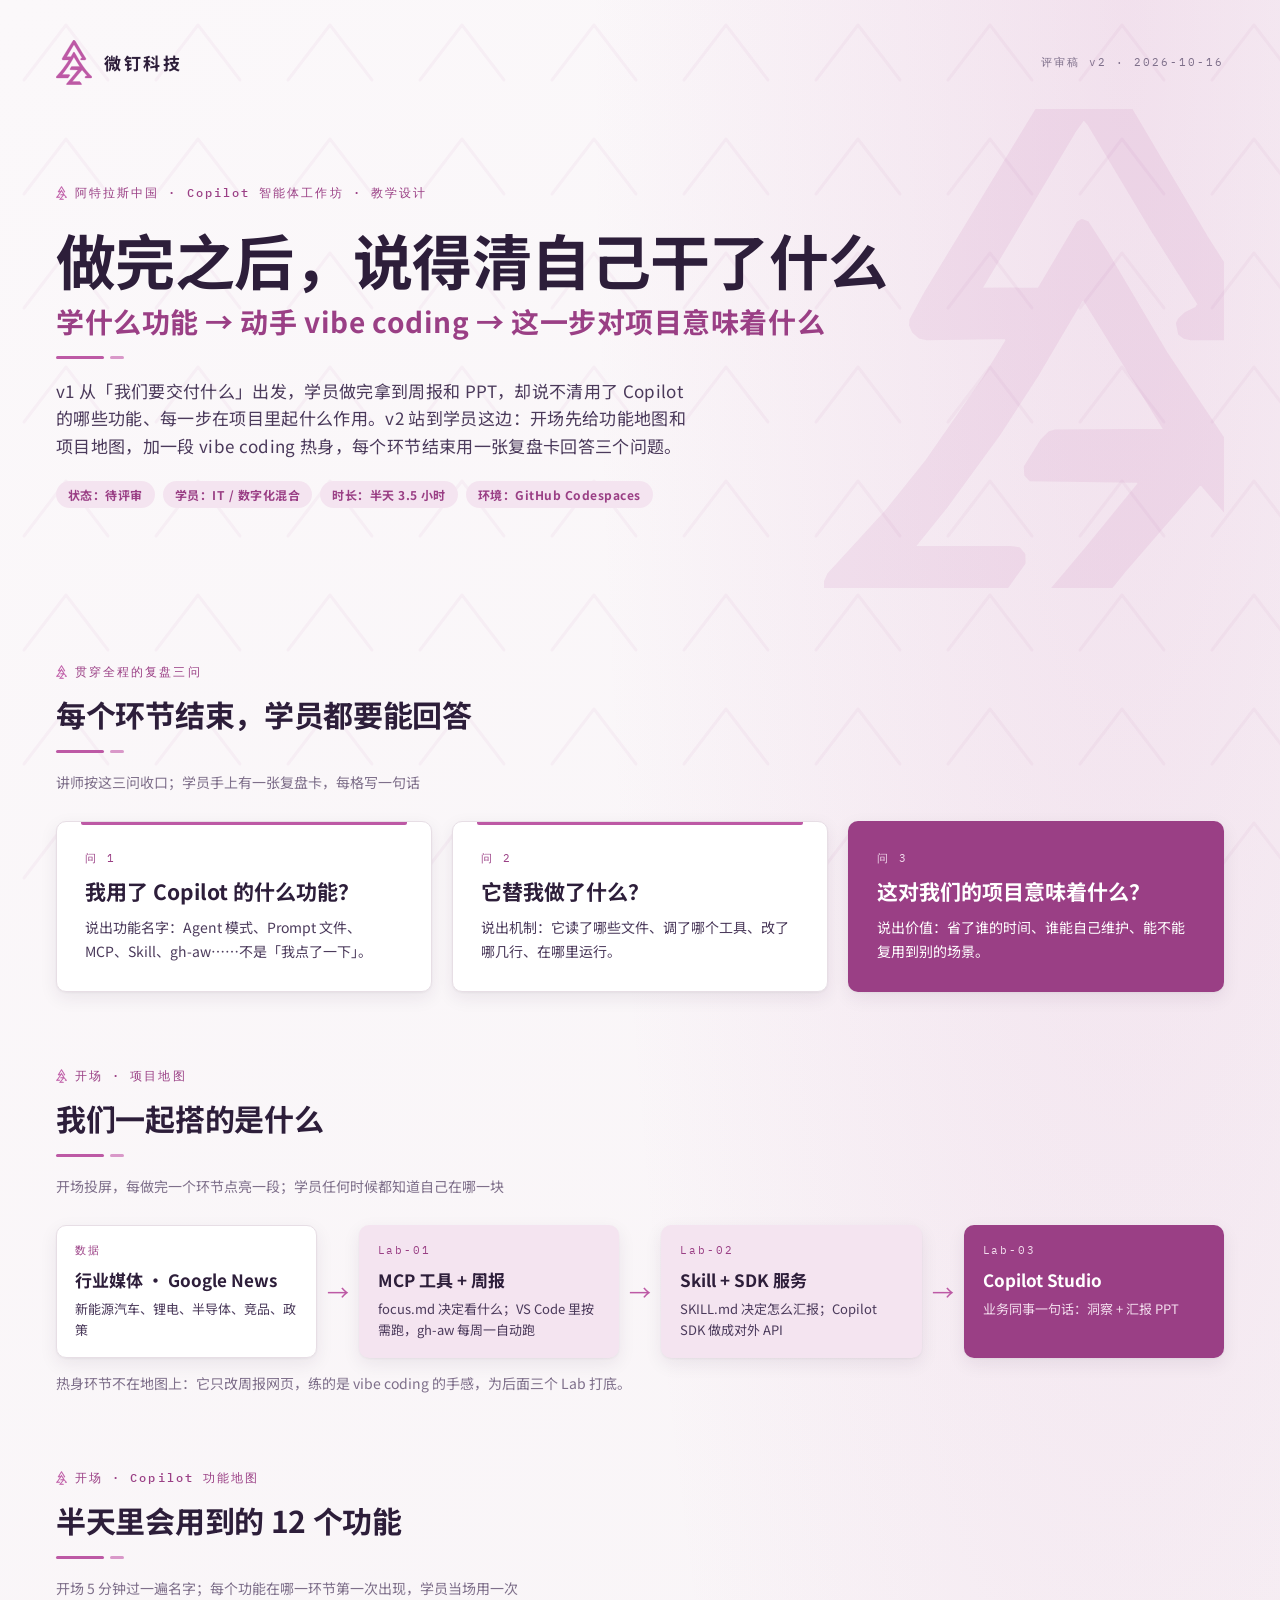
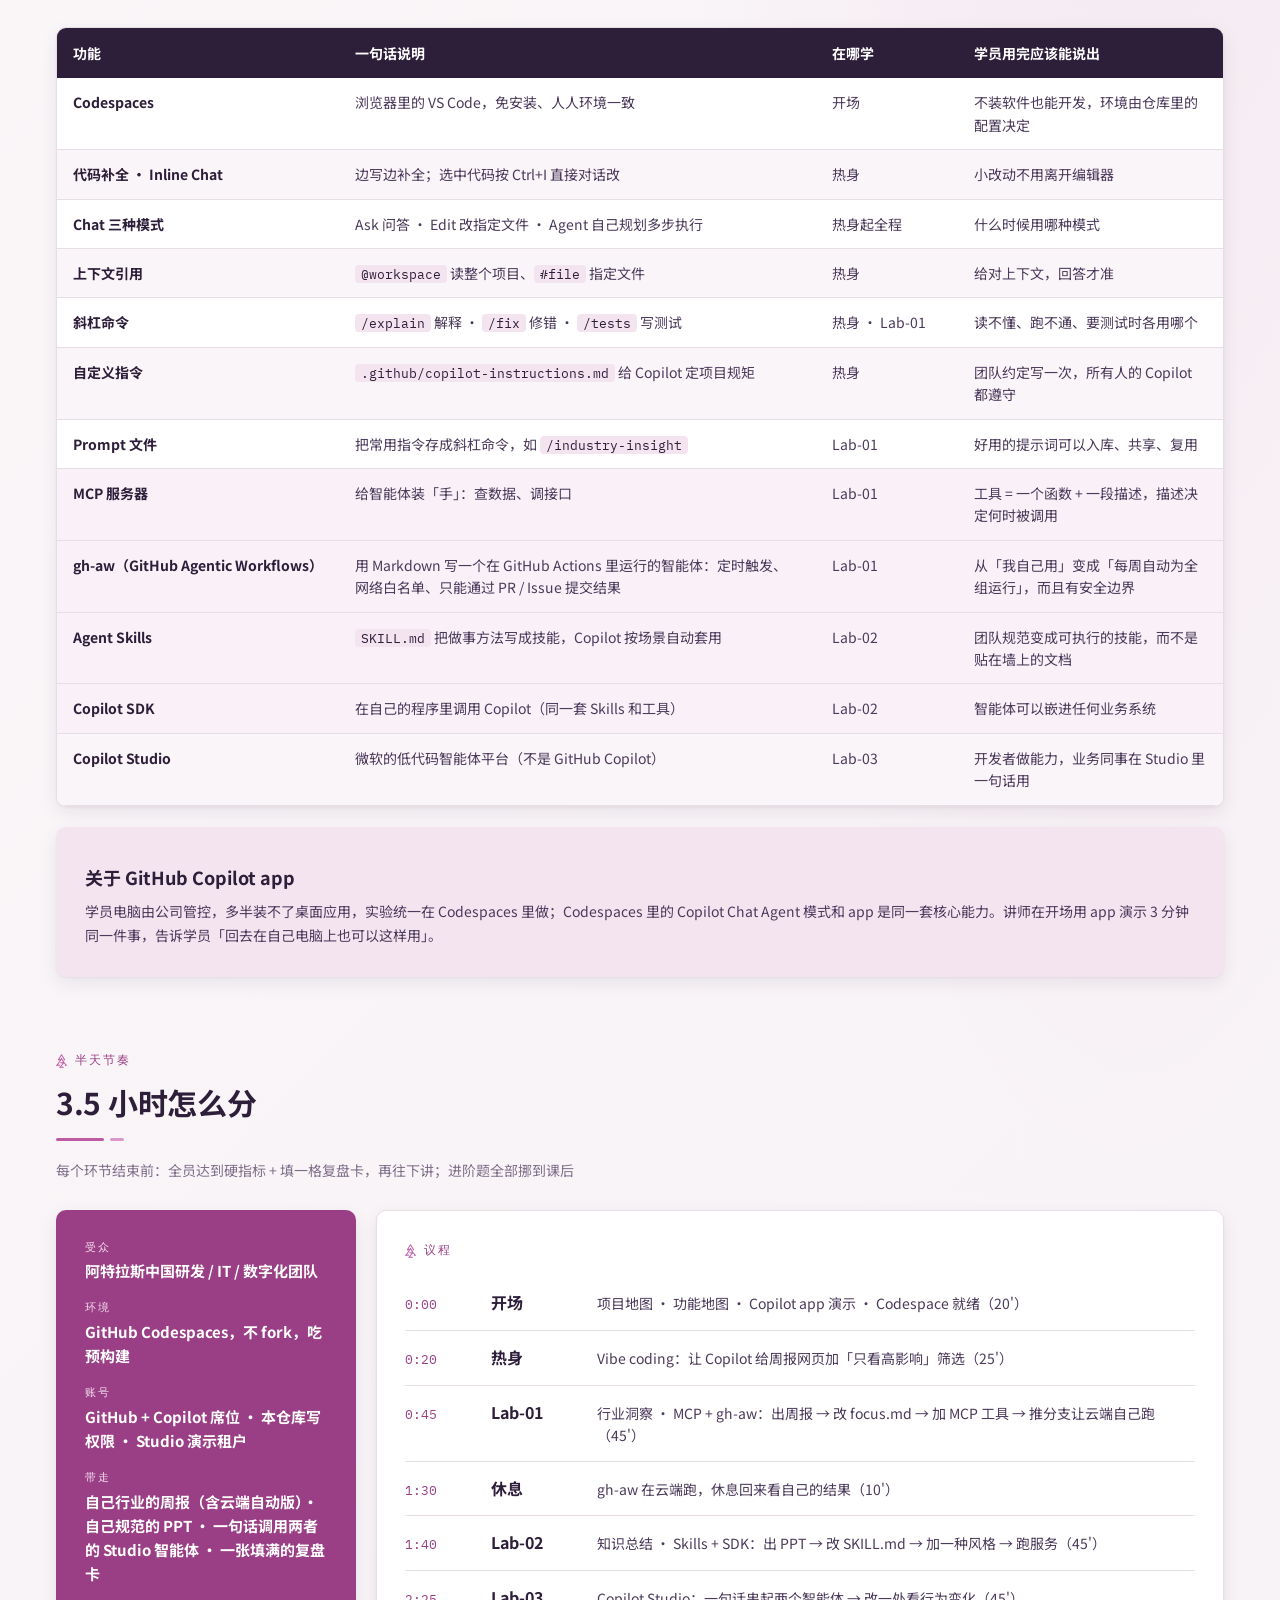
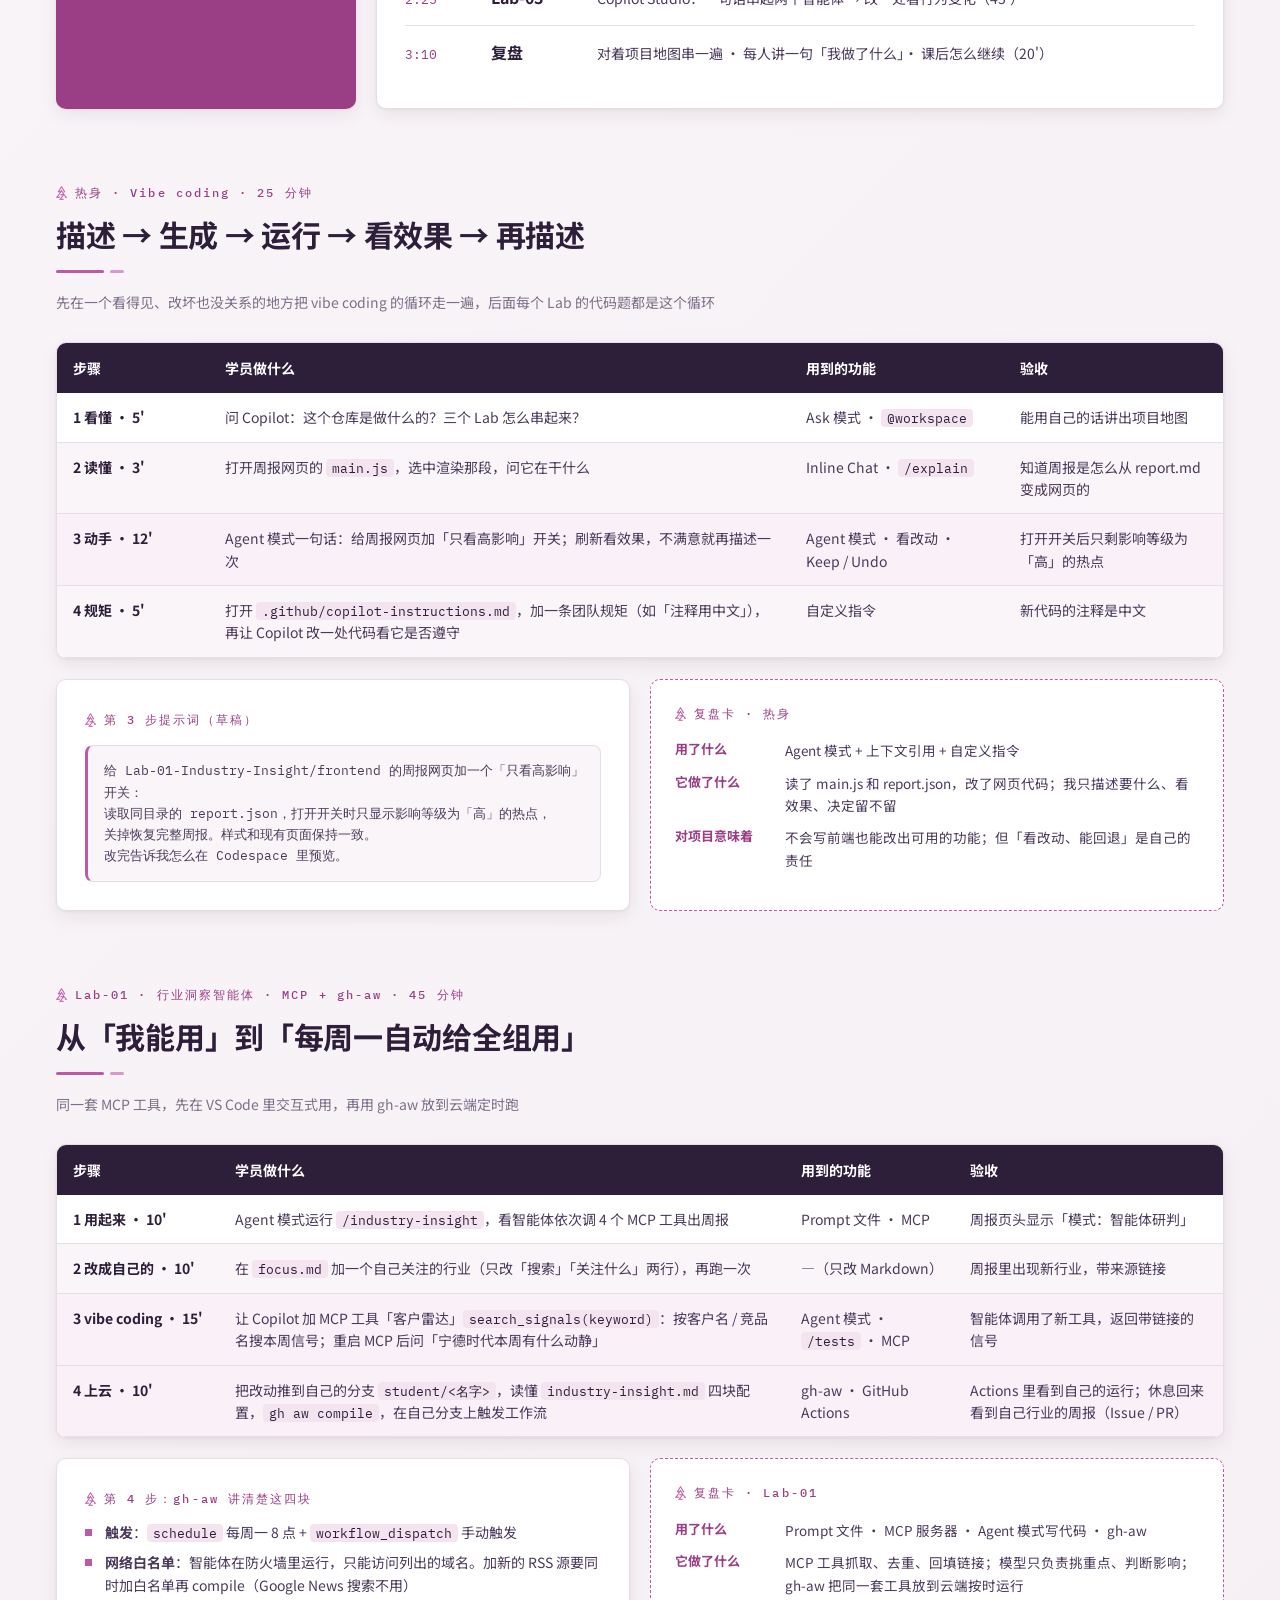
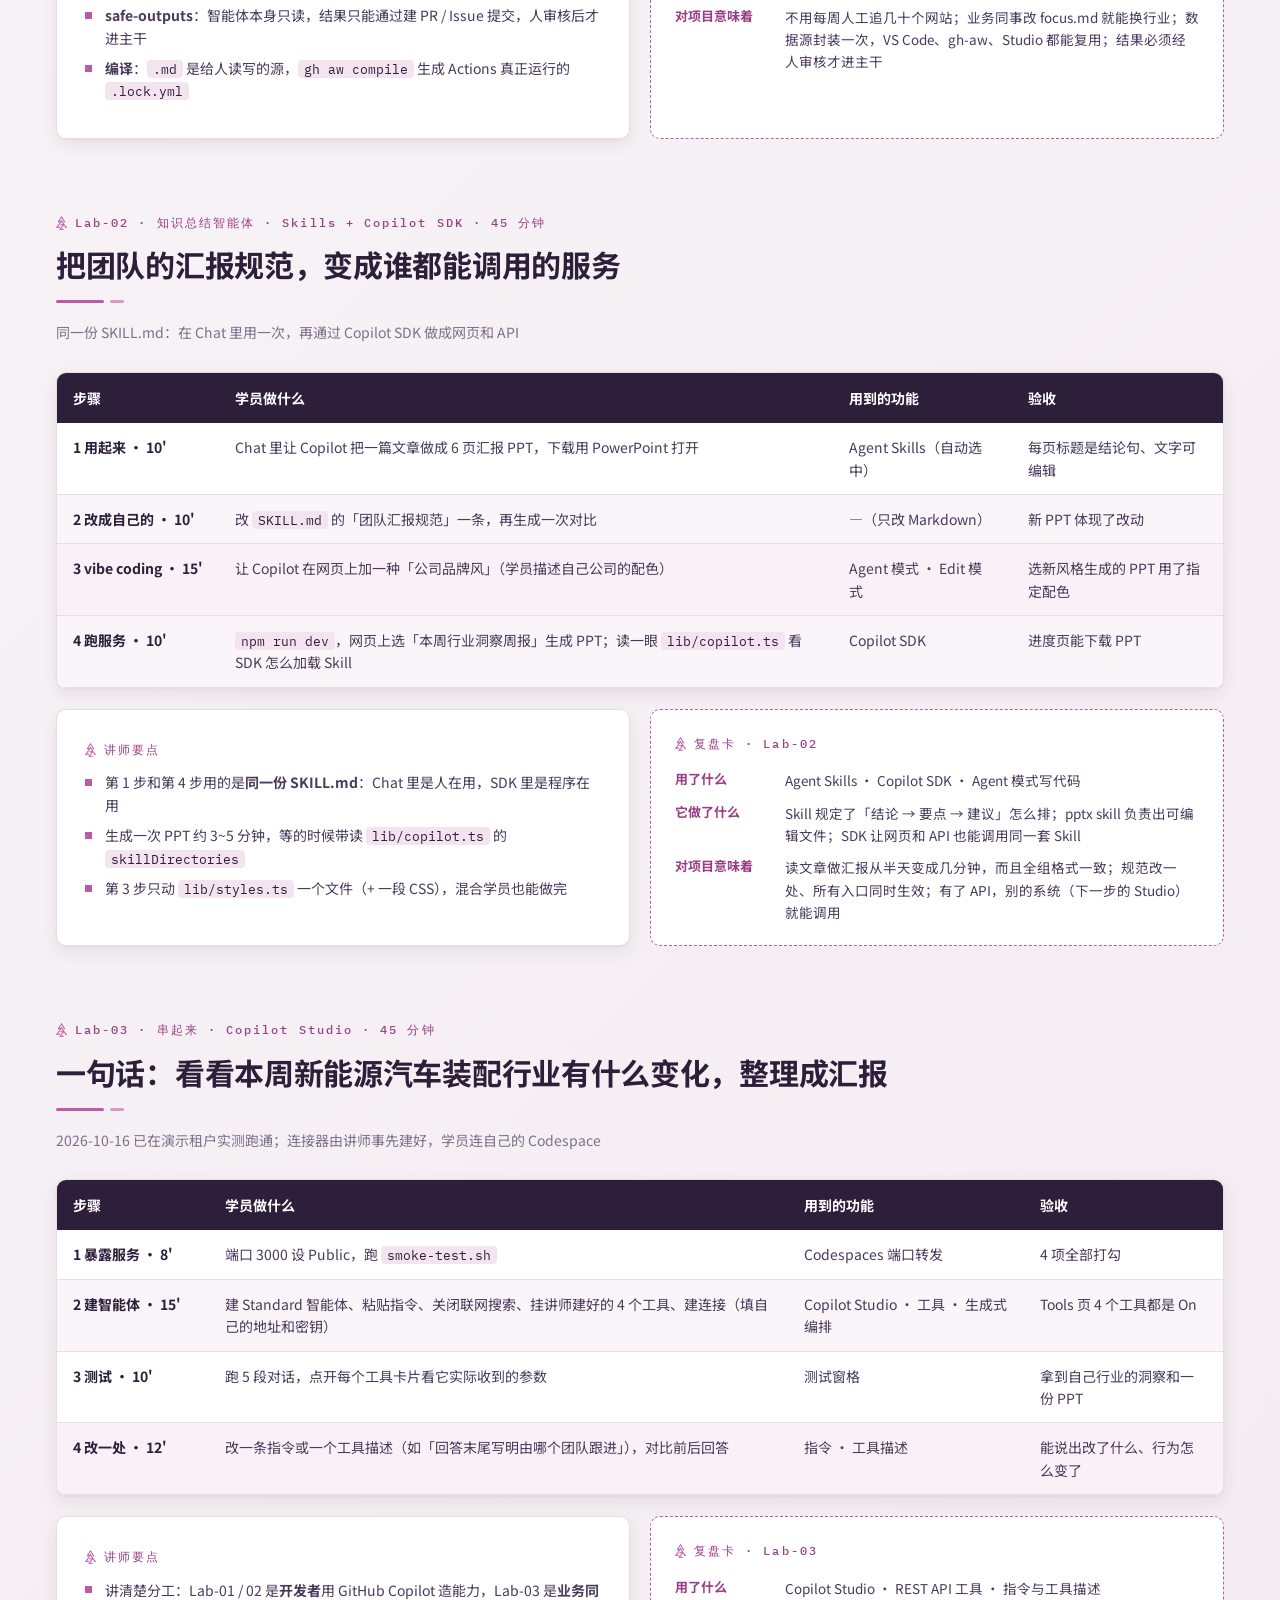
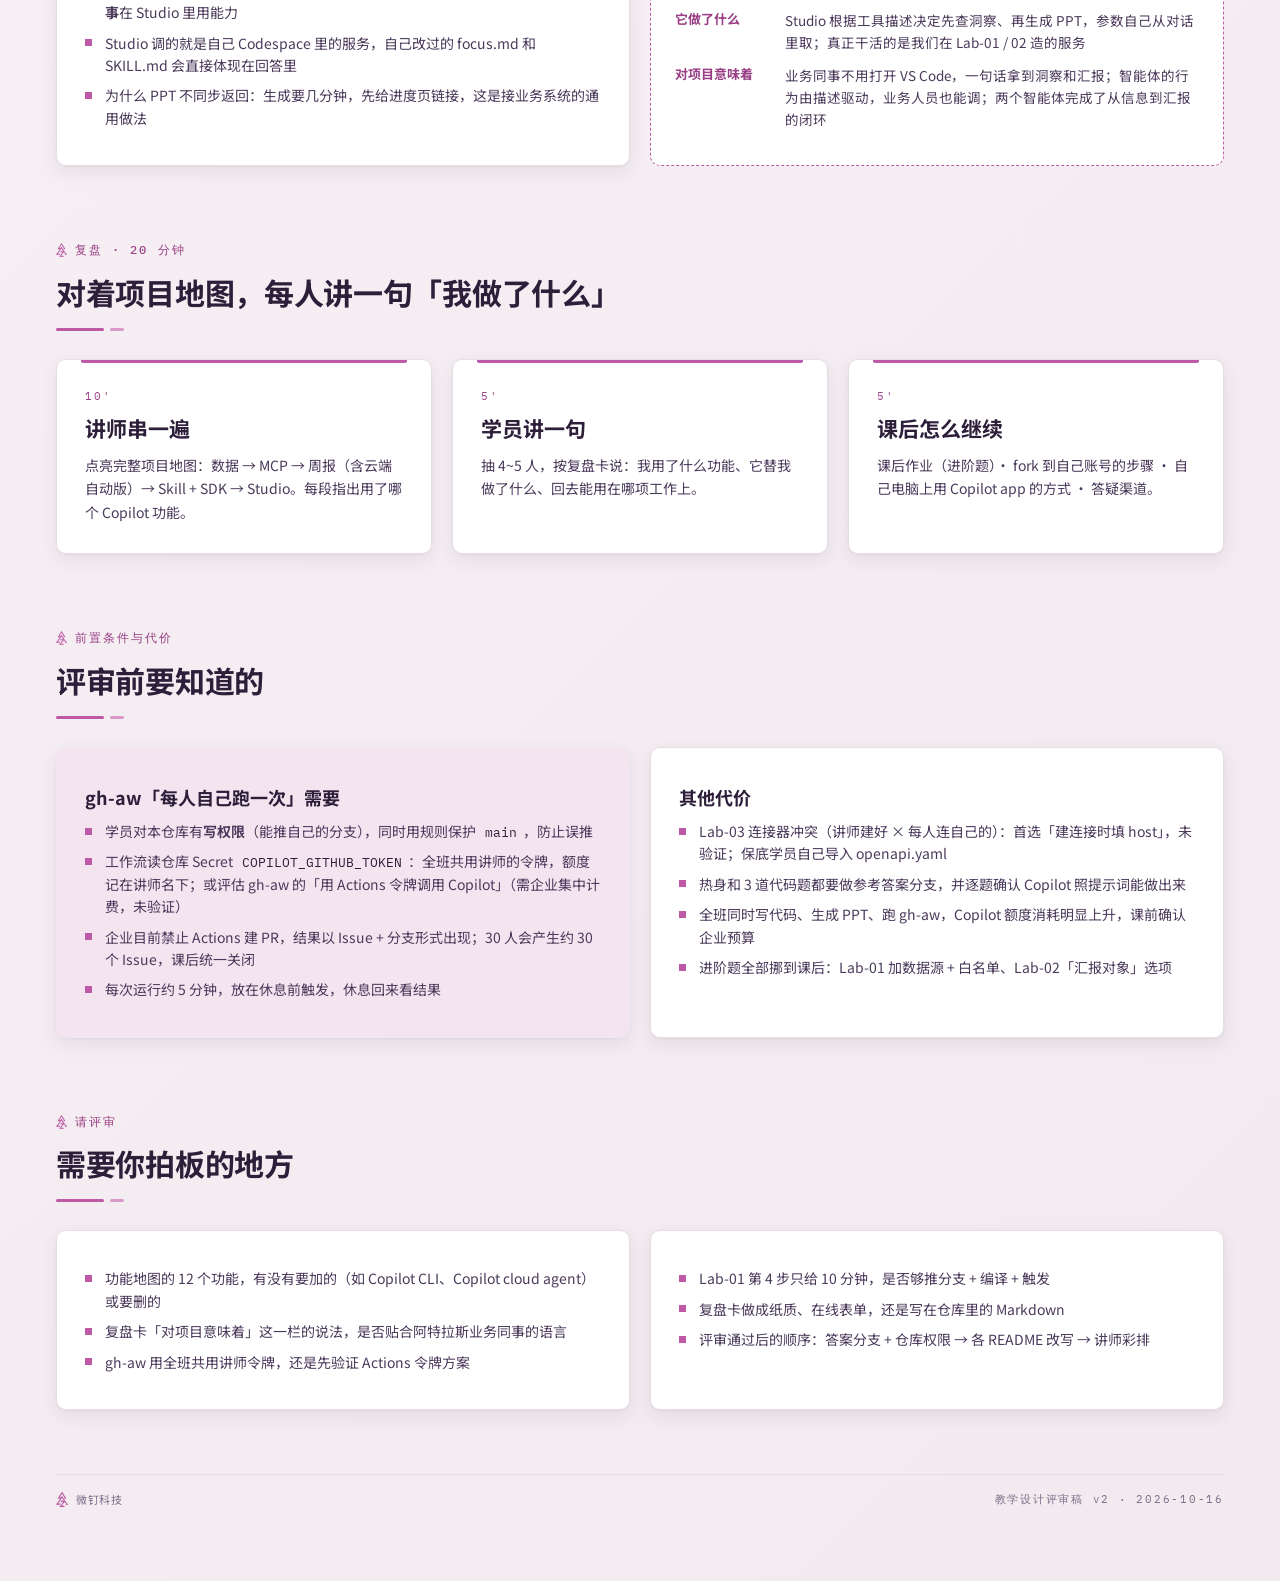
<file: docs/teaching-design.html>
<!doctype html>
<html lang="zh-CN">
<head>
  <meta charset="utf-8"/>
  <meta name="viewport" content="width=device-width, initial-scale=1"/>
  <title>阿特拉斯中国 Copilot 智能体工作坊 · 教学设计（评审稿 v2）</title>
  <style>
/* ============================================================================
   微钉科技 — Brand Tokens
   Drop into any HTML page to get the canonical palette, fonts, motifs.
   Themes: <body class="theme-light"> (纸感) · <body class="theme-dark"> (墨紫)
   ============================================================================ */

@import url('https://fonts.googleapis.com/css2?family=Noto+Sans+SC:wght@400;500;700;900&family=Noto+Sans:wght@400;500;700&family=IBM+Plex+Mono:wght@400;500;600&display=swap');

:root {
  /* --- Hue family: orchid (logo) · plum ink · ivory-pink paper --- */
  --az-orchid:       #BD59A5;   /* logo colour · accent fills · rule segment 1 */
  --az-orchid-deep:  #9A3F85;   /* text-safe accent on light */
  --az-orchid-soft:  #D998C9;   /* accent on dark · rule segment 2 */
  --az-orchid-tint:  #F4E4F0;   /* tags · soft fills */
  --az-orchid-mist:  #FAF0F7;   /* faint bands */

  --az-ink:          #2D1E3A;   /* primary text (light) · page base (dark) */
  --az-ink-2:        #4B3A5B;   /* body text */
  --az-ink-3:        #7E6F8A;   /* muted */
  --az-ink-4:        #C9BFD0;   /* hairline / disabled */

  --az-paper:        #F8F4F7;
  --az-paper-deep:   #F1EAEF;
  --az-surface:      #FFFFFF;
  --az-surface-2:    #FAF5F8;
  --az-border:       #E7DEE5;
  --az-border-2:     #D3C6D0;

  --az-night:        #2D1E3A;
  --az-night-2:      #43305A;
  --az-night-surface:   #3E2E51;
  --az-night-surface-2: #4A3961;
  --az-night-border:    #5B4A72;
  --az-night-text:      #F7F2F6;
  --az-night-text-2:    #D9CCE0;
  --az-night-muted:     #A895B4;

  --az-warn:         #C2603E;   /* only for「问题」labels */

  /* --- Tuned page backgrounds (use these, not flat white / black) --- */
  --az-bg-light: linear-gradient(135deg, #FBF8FA 0%, #F7F2F5 55%, #F1EAEF 100%);
  --az-bg-dark:  linear-gradient(135deg, #2D1E3A 0%, #352544 45%, #43305A 100%);
  --az-glow-light: radial-gradient(60% 50% at 88% 0%, rgba(189,89,165,.14), rgba(189,89,165,0) 70%);
  --az-glow-dark:  radial-gradient(60% 50% at 82% 0%, rgba(189,89,165,.32), rgba(189,89,165,0) 70%);

  /* --- Type --- */
  --font-cn:   "Noto Sans SC", "PingFang SC", "Microsoft YaHei", sans-serif;
  --font-sans: "Noto Sans", "Noto Sans SC", "PingFang SC", -apple-system, sans-serif;
  --font-mono: "IBM Plex Mono", ui-monospace, Menlo, Consolas, monospace;

  /* --- Shape --- */
  --az-radius:    10px;
  --az-radius-lg: 16px;
  --az-shadow:    0 6px 18px rgba(45, 30, 58, 0.08), 0 1px 3px rgba(45, 30, 58, 0.05);
  --az-shadow-lg: 0 16px 40px rgba(45, 30, 58, 0.14);

  /* --- The mark as CSS images (vector, recolourable) --- */
  --az-mark-orchid: url("data:image/svg+xml;utf8,%3Csvg%20xmlns='http://www.w3.org/2000/svg'%20viewBox='0%200%20800%201000'%3E%3Cpath%20fill='%23BD59A5'%20stroke='%23BD59A5'%20stroke-width='6'%20stroke-linejoin='round'%20fill-rule='evenodd'%20d='M392.3%202.5%20L384.2%206.1%20L373.1%2019.5%20L157.9%20373.9%20L134.5%20416.8%20L133.9%20424.6%20L138.1%20434.3%20L147.8%20442.9%20L157.6%20444.9%20L280.9%20443.2%20L282.0%20449.1%20L244.2%20511.1%20L157.6%20635.9%20L96.3%20712.1%20L7.8%20808.7%20L2.5%20820.7%20L2.8%20831.0%20L11.4%20842.1%20L27.8%20846.0%20L257.8%20846.0%20L266.1%20843.5%20L274.8%20836.0%20L307.1%20790.4%20L306.8%20778.1%20L299.8%20769.5%20L287.0%20767.5%20L140.6%20767.3%20L138.6%20764.2%20L187.9%20703.0%20L267.8%20593.3%20L328.5%20499.4%20L395.3%20385.9%20L399.8%20382.5%20L526.4%20587.4%20L355.2%20588.5%20L347.2%20591.0%20L335.7%20602.4%20L310.4%20643.1%20L311.0%20654.8%20L317.9%20662.0%20L483.0%20664.3%20L485.8%20668.7%20L405.3%20767.8%20L239.4%20964.1%20L232.5%20976.9%20L232.2%20989.4%20L239.7%20996.7%20L560.1%20997.2%20L569.9%20988.3%20L569.3%20978.3%20L539.3%20934.0%20L527.6%20924.6%20L515.3%20922.6%20L370.0%20922.6%20L366.9%20919.3%20L464.4%20799.0%20L579.3%20666.5%20L686.5%20791.5%20L682.1%20798.4%20L656.7%20806.0%20L643.9%20817.7%20L642.5%20833.0%20L647.8%20841.6%20L664.0%20846.0%20L779.2%20846.0%20L788.1%20842.1%20L795.4%20834.1%20L797.3%20818.5%20L791.5%20806.5%20L743.9%20758.9%20L676.8%20682.1%20L614.1%20600.8%20L526.7%20469.9%20L433.7%20312.6%20L404.8%20267.8%20L397.0%20264.5%20L391.1%20268.4%20L331.0%20370.0%20L241.6%20370.3%20L242.2%20365.5%20L384.5%20126.4%20L399.5%20105.2%20L408.4%20115.8%20L505.3%20277.6%20L577.7%20392.3%20L573.5%20399.2%20L557.1%20407.3%20L547.6%20415.9%20L544.5%20422.0%20L547.6%20437.6%20L554.3%20442.7%20L564.6%20445.2%20L645.6%20445.2%20L654.8%20441.3%20L665.4%20429.6%20L667.0%20420.4%20L661.7%20407.0%20L587.7%20289.5%20L428.7%2020.6%20L412.0%204.5%20L401.4%201.7%20Z'/%3E%3C/svg%3E");
  --az-mark-white:  url("data:image/svg+xml;utf8,%3Csvg%20xmlns='http://www.w3.org/2000/svg'%20viewBox='0%200%20800%201000'%3E%3Cpath%20fill='%23FFFFFF'%20stroke='%23FFFFFF'%20stroke-width='6'%20stroke-linejoin='round'%20fill-rule='evenodd'%20d='M392.3%202.5%20L384.2%206.1%20L373.1%2019.5%20L157.9%20373.9%20L134.5%20416.8%20L133.9%20424.6%20L138.1%20434.3%20L147.8%20442.9%20L157.6%20444.9%20L280.9%20443.2%20L282.0%20449.1%20L244.2%20511.1%20L157.6%20635.9%20L96.3%20712.1%20L7.8%20808.7%20L2.5%20820.7%20L2.8%20831.0%20L11.4%20842.1%20L27.8%20846.0%20L257.8%20846.0%20L266.1%20843.5%20L274.8%20836.0%20L307.1%20790.4%20L306.8%20778.1%20L299.8%20769.5%20L287.0%20767.5%20L140.6%20767.3%20L138.6%20764.2%20L187.9%20703.0%20L267.8%20593.3%20L328.5%20499.4%20L395.3%20385.9%20L399.8%20382.5%20L526.4%20587.4%20L355.2%20588.5%20L347.2%20591.0%20L335.7%20602.4%20L310.4%20643.1%20L311.0%20654.8%20L317.9%20662.0%20L483.0%20664.3%20L485.8%20668.7%20L405.3%20767.8%20L239.4%20964.1%20L232.5%20976.9%20L232.2%20989.4%20L239.7%20996.7%20L560.1%20997.2%20L569.9%20988.3%20L569.3%20978.3%20L539.3%20934.0%20L527.6%20924.6%20L515.3%20922.6%20L370.0%20922.6%20L366.9%20919.3%20L464.4%20799.0%20L579.3%20666.5%20L686.5%20791.5%20L682.1%20798.4%20L656.7%20806.0%20L643.9%20817.7%20L642.5%20833.0%20L647.8%20841.6%20L664.0%20846.0%20L779.2%20846.0%20L788.1%20842.1%20L795.4%20834.1%20L797.3%20818.5%20L791.5%20806.5%20L743.9%20758.9%20L676.8%20682.1%20L614.1%20600.8%20L526.7%20469.9%20L433.7%20312.6%20L404.8%20267.8%20L397.0%20264.5%20L391.1%20268.4%20L331.0%20370.0%20L241.6%20370.3%20L242.2%20365.5%20L384.5%20126.4%20L399.5%20105.2%20L408.4%20115.8%20L505.3%20277.6%20L577.7%20392.3%20L573.5%20399.2%20L557.1%20407.3%20L547.6%20415.9%20L544.5%20422.0%20L547.6%20437.6%20L554.3%20442.7%20L564.6%20445.2%20L645.6%20445.2%20L654.8%20441.3%20L665.4%20429.6%20L667.0%20420.4%20L661.7%20407.0%20L587.7%20289.5%20L428.7%2020.6%20L412.0%204.5%20L401.4%201.7%20Z'/%3E%3C/svg%3E");
  --az-mark-ink:    url("data:image/svg+xml;utf8,%3Csvg%20xmlns='http://www.w3.org/2000/svg'%20viewBox='0%200%20800%201000'%3E%3Cpath%20fill='%232D1E3A'%20stroke='%232D1E3A'%20stroke-width='6'%20stroke-linejoin='round'%20fill-rule='evenodd'%20d='M392.3%202.5%20L384.2%206.1%20L373.1%2019.5%20L157.9%20373.9%20L134.5%20416.8%20L133.9%20424.6%20L138.1%20434.3%20L147.8%20442.9%20L157.6%20444.9%20L280.9%20443.2%20L282.0%20449.1%20L244.2%20511.1%20L157.6%20635.9%20L96.3%20712.1%20L7.8%20808.7%20L2.5%20820.7%20L2.8%20831.0%20L11.4%20842.1%20L27.8%20846.0%20L257.8%20846.0%20L266.1%20843.5%20L274.8%20836.0%20L307.1%20790.4%20L306.8%20778.1%20L299.8%20769.5%20L287.0%20767.5%20L140.6%20767.3%20L138.6%20764.2%20L187.9%20703.0%20L267.8%20593.3%20L328.5%20499.4%20L395.3%20385.9%20L399.8%20382.5%20L526.4%20587.4%20L355.2%20588.5%20L347.2%20591.0%20L335.7%20602.4%20L310.4%20643.1%20L311.0%20654.8%20L317.9%20662.0%20L483.0%20664.3%20L485.8%20668.7%20L405.3%20767.8%20L239.4%20964.1%20L232.5%20976.9%20L232.2%20989.4%20L239.7%20996.7%20L560.1%20997.2%20L569.9%20988.3%20L569.3%20978.3%20L539.3%20934.0%20L527.6%20924.6%20L515.3%20922.6%20L370.0%20922.6%20L366.9%20919.3%20L464.4%20799.0%20L579.3%20666.5%20L686.5%20791.5%20L682.1%20798.4%20L656.7%20806.0%20L643.9%20817.7%20L642.5%20833.0%20L647.8%20841.6%20L664.0%20846.0%20L779.2%20846.0%20L788.1%20842.1%20L795.4%20834.1%20L797.3%20818.5%20L791.5%20806.5%20L743.9%20758.9%20L676.8%20682.1%20L614.1%20600.8%20L526.7%20469.9%20L433.7%20312.6%20L404.8%20267.8%20L397.0%20264.5%20L391.1%20268.4%20L331.0%20370.0%20L241.6%20370.3%20L242.2%20365.5%20L384.5%20126.4%20L399.5%20105.2%20L408.4%20115.8%20L505.3%20277.6%20L577.7%20392.3%20L573.5%20399.2%20L557.1%20407.3%20L547.6%20415.9%20L544.5%20422.0%20L547.6%20437.6%20L554.3%20442.7%20L564.6%20445.2%20L645.6%20445.2%20L654.8%20441.3%20L665.4%20429.6%20L667.0%20420.4%20L661.7%20407.0%20L587.7%20289.5%20L428.7%2020.6%20L412.0%204.5%20L401.4%201.7%20Z'/%3E%3C/svg%3E");
}

/* ----------------------------------------------------------------------------
   Base + themes
   ---------------------------------------------------------------------------- */
body {
  margin: 0;
  font-family: var(--font-cn);
  -webkit-font-smoothing: antialiased;
  line-height: 1.6;
}
body.theme-light { background: var(--az-glow-light), var(--az-bg-light); color: var(--az-ink); }
body.theme-dark  { background: var(--az-glow-dark),  var(--az-bg-dark);  color: var(--az-night-text); }
body.theme-light, body.theme-dark { min-height: 100vh; }

/* Faint chevron texture (the apex of the pine, repeated). Add class to <body>. */
.az-chevron-pattern { position: relative; }
.az-chevron-pattern::before {
  content: ""; position: fixed; inset: 0; pointer-events: none; z-index: 0;
  background-image: url("data:image/svg+xml;utf8,%3Csvg xmlns='http://www.w3.org/2000/svg' width='132' height='114'%3E%3Cpolyline points='24,80 66,25 108,80' fill='none' stroke='%23BD59A5' stroke-opacity='0.05' stroke-width='3' stroke-linecap='round' stroke-linejoin='round'/%3E%3C/svg%3E");
  background-size: 132px 114px;
}
body.theme-dark.az-chevron-pattern::before {
  background-image: url("data:image/svg+xml;utf8,%3Csvg xmlns='http://www.w3.org/2000/svg' width='132' height='114'%3E%3Cpolyline points='24,80 66,25 108,80' fill='none' stroke='%23FFFFFF' stroke-opacity='0.05' stroke-width='3' stroke-linecap='round' stroke-linejoin='round'/%3E%3C/svg%3E");
}

/* ----------------------------------------------------------------------------
   Mark + lockup   (mark aspect w/h = 0.80)
   ---------------------------------------------------------------------------- */
.az-mark {
  display: inline-block; width: 32px; height: 40px;
  background: var(--az-mark-orchid) center / contain no-repeat;
}
.az-mark.white { background-image: var(--az-mark-white); }
.az-mark.ink   { background-image: var(--az-mark-ink); }

.az-lockup { display: inline-flex; align-items: center; gap: 12px; text-decoration: none; color: inherit; }
.az-lockup .az-mark { width: 36px; height: 45px; }
.az-lockup .wm {
  font-family: var(--font-cn); font-weight: 700; font-size: 17px; letter-spacing: 0.16em; line-height: 1;
}
.az-lockup .sub {
  font-family: var(--font-cn); font-size: 10px; letter-spacing: 0.08em; margin-top: 5px; color: var(--az-ink-3);
}
body.theme-dark .az-lockup .sub { color: var(--az-night-muted); }

/* Ghost mark decoration — put inside a position:relative container */
.az-ghost {
  position: absolute; pointer-events: none; z-index: 0;
  width: 520px; height: 650px; right: -120px; top: -60px;
  background: var(--az-mark-orchid) center / contain no-repeat; opacity: .10;
}
body.theme-dark .az-ghost { background-image: var(--az-mark-white); opacity: .08; }

/* ----------------------------------------------------------------------------
   Eyebrow (with mini mark), titles, 双段线 rule
   ---------------------------------------------------------------------------- */
.az-eyebrow {
  display: inline-flex; align-items: center; gap: 8px;
  font-family: var(--font-mono); font-size: 11.5px; font-weight: 500; letter-spacing: 0.18em;
  color: var(--az-orchid-deep);
}
.az-eyebrow::before {
  content: ""; width: 11px; height: 14px; flex: none;
  background: var(--az-mark-orchid) center / contain no-repeat;
}
body.theme-dark .az-eyebrow { color: var(--az-orchid-soft); }

.az-title   { font-family: var(--font-cn); font-weight: 700; letter-spacing: -0.01em; line-height: 1.2; margin: 0; color: inherit; }
.az-sub     { font-family: var(--font-cn); font-size: 14px; color: var(--az-ink-3); margin: 0; }
body.theme-dark .az-sub { color: var(--az-night-muted); }

/* 双段线：一长一短，呼应两层松枝 */
.az-rule { display: flex; align-items: center; gap: 6px; height: 3px; margin: 18px 0; }
.az-rule::before { content: ""; width: 48px; height: 3px; background: var(--az-orchid); border-radius: 2px; }
.az-rule::after  { content: ""; width: 14px; height: 3px; background: var(--az-orchid-soft); border-radius: 2px; }
.az-rule.on-orchid::before { background: #FFFFFF; }
.az-rule.on-orchid::after  { background: #F3DDEE; }

/* ----------------------------------------------------------------------------
   Cards
   ---------------------------------------------------------------------------- */
.az-card {
  background: var(--az-surface); border: 1px solid var(--az-border);
  border-radius: var(--az-radius); box-shadow: var(--az-shadow); padding: 28px; position: relative;
}
body.theme-dark .az-card { background: var(--az-night-surface); border-color: var(--az-night-border); box-shadow: none; }
.az-card.has-accent::before {
  content: ""; position: absolute; top: 0; left: 24px; right: 24px; height: 3px;
  background: var(--az-orchid); border-radius: 0 0 2px 2px;
}
.az-card.is-orchid { background: var(--az-orchid-deep); border-color: transparent; color: #fff; }
body.theme-dark .az-card.is-orchid { background: var(--az-orchid); }
.az-card.is-orchid .az-sub, .az-card.is-orchid .az-eyebrow { color: #F3DDEE; }
.az-card.is-orchid .az-eyebrow::before { background-image: var(--az-mark-white); }
.az-card.is-tint { background: var(--az-orchid-tint); border-color: transparent; }
body.theme-dark .az-card.is-tint { background: #4E355F; }

/* Tag / chip */
.az-tag {
  display: inline-block; padding: 4px 12px; border-radius: 999px;
  background: var(--az-orchid-tint); color: var(--az-orchid-deep);
  font-family: var(--font-cn); font-size: 12px; font-weight: 700; letter-spacing: 0.04em;
}
body.theme-dark .az-tag { background: #4E355F; color: var(--az-night-text); }

/* Key chip (A/B/C/D) */
.az-key {
  display: inline-flex; align-items: center; justify-content: center; width: 36px; height: 36px;
  border-radius: 10px; background: var(--az-orchid); color: #fff;
  font-family: var(--font-mono); font-weight: 600; font-size: 14px;
}

/* ----------------------------------------------------------------------------
   Lists — never "•" glyphs; small orchid squares
   ---------------------------------------------------------------------------- */
.az-list { list-style: none; margin: 0; padding: 0; }
.az-list li { position: relative; padding-left: 20px; margin: 8px 0; font-size: 14px; color: var(--az-ink-2); }
.az-list li::before { content: ""; position: absolute; left: 0; top: 0.55em; width: 7px; height: 7px; background: var(--az-orchid); }
body.theme-dark .az-list li { color: var(--az-night-text-2); }
.az-card.is-orchid .az-list li { color: #fff; }
.az-card.is-orchid .az-list li::before { background: #fff; }

/* ----------------------------------------------------------------------------
   KPI block
   ---------------------------------------------------------------------------- */
.az-kpi .big {
  font-family: var(--font-sans); font-weight: 700; font-size: 48px; letter-spacing: -0.03em; line-height: 1;
  color: var(--az-orchid-deep); margin: 0;
}
body.theme-dark .az-kpi .big { color: var(--az-orchid-soft); }
.az-kpi .label { font-family: var(--font-cn); font-size: 15px; font-weight: 700; margin: 14px 0 4px; color: inherit; }
.az-kpi .sub   { font-family: var(--font-cn); font-size: 12px; color: var(--az-ink-3); }
body.theme-dark .az-kpi .sub { color: var(--az-night-muted); }

/* ----------------------------------------------------------------------------
   松塔阶梯 — tiers that widen downward (会用 → 会做 → 会造 → 上生产)
   ---------------------------------------------------------------------------- */
.az-tiers { display: flex; flex-direction: column; align-items: center; gap: 10px; position: relative; }
.az-tier {
  display: flex; align-items: center; justify-content: space-between; gap: 24px;
  border-radius: 14px; padding: 16px 24px; box-shadow: var(--az-shadow);
}
.az-tier .name { font-family: var(--font-cn); font-weight: 700; font-size: 20px; letter-spacing: 0.04em; }
.az-tier .who  { font-size: 12px; opacity: .8; margin-top: 2px; }
.az-tier .prod { font-size: 13px; text-align: right; max-width: 55%; }
.az-tier:nth-child(1) { width: 52%; background: var(--az-orchid-tint); color: var(--az-ink); }
.az-tier:nth-child(2) { width: 66%; background: #E4BFDA; color: var(--az-ink); }
.az-tier:nth-child(3) { width: 80%; background: var(--az-orchid); color: #fff; }
.az-tier:nth-child(4) { width: 94%; background: var(--az-orchid-deep); color: #fff; }
body.theme-dark .az-tier:nth-child(1) { background: #4E355F; color: var(--az-night-text); }
body.theme-dark .az-tier:nth-child(2) { background: #6A4A7E; color: var(--az-night-text); }
body.theme-dark .az-tier:nth-child(3) { background: #A45C93; }
body.theme-dark .az-tier:nth-child(4) { background: var(--az-orchid); }
body.theme-dark .az-tier { box-shadow: none; }
.az-tiers .trunk { width: 30px; height: 22px; background: var(--az-ink-4); border-radius: 0 0 6px 6px; }
@media (max-width: 720px) {
  .az-tier { flex-direction: column; align-items: flex-start; }
  .az-tier .prod { text-align: left; max-width: 100%; }
  .az-tier:nth-child(1) { width: 76%; } .az-tier:nth-child(2) { width: 84%; }
  .az-tier:nth-child(3) { width: 92%; } .az-tier:nth-child(4) { width: 100%; }
}

/* ----------------------------------------------------------------------------
   Buttons
   ---------------------------------------------------------------------------- */
.az-btn {
  display: inline-block; padding: 12px 24px; border-radius: 10px; text-decoration: none; cursor: pointer;
  font-family: var(--font-cn); font-weight: 700; font-size: 14px; letter-spacing: 0.04em;
  border: 1px solid transparent; transition: transform .12s ease, box-shadow .12s ease;
}
.az-btn:hover { transform: translateY(-1px); box-shadow: var(--az-shadow); }
.az-btn-primary { background: var(--az-orchid-deep); color: #fff; }
body.theme-dark .az-btn-primary { background: var(--az-orchid); }
.az-btn-ghost { background: transparent; color: var(--az-orchid-deep); border-color: var(--az-orchid-deep); }
body.theme-dark .az-btn-ghost { color: var(--az-orchid-soft); border-color: var(--az-orchid-soft); }

/* ----------------------------------------------------------------------------
   Table
   ---------------------------------------------------------------------------- */
.az-table { width: 100%; border-collapse: collapse; font-size: 14px; }
.az-table th { text-align: left; padding: 14px 16px; background: var(--az-ink); color: #fff; font-weight: 700; }
.az-table th.us { color: var(--az-orchid-soft); }
.az-table td { padding: 13px 16px; border-bottom: 1px solid var(--az-border); color: var(--az-ink-2); }
.az-table td.us { color: var(--az-orchid-deep); font-weight: 700; }
.az-table tr:nth-child(even) td { background: var(--az-surface-2); }
body.theme-dark .az-table th { background: var(--az-night-surface-2); color: var(--az-night-text); }
body.theme-dark .az-table td { color: var(--az-night-text-2); border-color: var(--az-night-border); }
body.theme-dark .az-table tr:nth-child(even) td { background: var(--az-night-surface); }
body.theme-dark .az-table td.us { color: var(--az-orchid-soft); }

/* ----------------------------------------------------------------------------
   Footer
   ---------------------------------------------------------------------------- */
.az-footer {
  display: flex; justify-content: space-between; align-items: center; gap: 16px;
  border-top: 1px solid var(--az-border); padding: 16px 0 0; margin-top: 64px;
  font-family: var(--font-cn); font-size: 11px; letter-spacing: 0.06em; color: var(--az-ink-3);
}
.az-footer .mono { font-family: var(--font-mono); letter-spacing: 0.16em; }
body.theme-dark .az-footer { border-top-color: var(--az-night-border); color: var(--az-night-muted); }


    /* Page-specific layout — keep generic styles in tokens.css */
    .wrap { max-width: 1180px; margin: 0 auto; padding: 40px 56px 72px; position: relative; z-index: 1; }
    .header-row { display: flex; justify-content: space-between; align-items: center; padding-bottom: 24px; }
    .deck-meta { font-family: var(--font-mono); font-size: 11px; letter-spacing: 0.18em; color: var(--az-ink-3); }
    body.theme-dark .deck-meta { color: var(--az-night-muted); }

    .hero { position: relative; padding: 72px 0 80px; }
    .hero h1 { font-size: 60px; margin: 16px 0 0; }
    .hero h2.tail { font-size: 28px; font-weight: 700; margin: 10px 0 0; color: var(--az-orchid-deep); letter-spacing: 0.02em; }
    body.theme-dark .hero h2.tail { color: var(--az-orchid-soft); }
    .hero .lead { font-size: 17px; color: var(--az-ink-2); max-width: 640px; margin: 0; letter-spacing: 0.02em; }
    body.theme-dark .hero .lead { color: var(--az-night-text-2); }
    .hero .hero-mark { position: absolute; right: 40px; top: 60px; width: 220px; height: 275px; z-index: 1; }
    .cta-row { margin-top: 32px; display: flex; gap: 14px; flex-wrap: wrap; }

    .section { margin-top: 72px; position: relative; }
    .section-head { margin-bottom: 28px; }
    .section-head h2 { font-size: 30px; margin: 10px 0 0; }
    .grid { display: grid; gap: 20px; }
    .grid-3 { grid-template-columns: repeat(3, 1fr); }
    .grid-4 { grid-template-columns: repeat(4, 1fr); }
    .grid-2 { grid-template-columns: repeat(2, 1fr); }
    .card-no { font-family: var(--font-mono); font-size: 11px; letter-spacing: 0.2em; color: var(--az-orchid-deep); }
    body.theme-dark .card-no { color: var(--az-orchid-soft); }
    .card-title { font-size: 21px; font-weight: 700; margin: 10px 0 12px; line-height: 1.25; }
    .card-desc { font-size: 14px; color: var(--az-ink-2); line-height: 1.7; margin: 0; }
    body.theme-dark .card-desc { color: var(--az-night-text-2); }

    .course { display: grid; grid-template-columns: 300px 1fr; gap: 20px; }
    .facts dt { font-family: var(--font-mono); font-size: 10.5px; letter-spacing: 0.2em; color: #F3DDEE; margin-top: 16px; }
    .facts dd { margin: 4px 0 0; font-weight: 700; font-size: 15px; }
    .facts dt:first-child { margin-top: 0; }
    .agenda { list-style: none; margin: 0; padding: 0; }
    .agenda li { display: grid; grid-template-columns: 70px 90px 1fr; gap: 16px; padding: 14px 0; border-bottom: 1px solid var(--az-border); align-items: baseline; }
    .agenda li:last-child { border-bottom: 0; }
    body.theme-dark .agenda li { border-color: var(--az-night-border); }
    .agenda .t { font-family: var(--font-mono); color: var(--az-orchid-deep); font-size: 13px; }
    body.theme-dark .agenda .t { color: var(--az-orchid-soft); }
    .agenda .n { font-weight: 700; font-size: 16px; }
    .agenda .d { font-size: 14px; color: var(--az-ink-2); }
    body.theme-dark .agenda .d { color: var(--az-night-text-2); }

    @media (max-width: 900px) {
      .wrap { padding: 28px 22px 56px; }
      .grid-3, .grid-4, .grid-2, .course { grid-template-columns: 1fr; }
      .hero h1 { font-size: 40px; }
      .hero .hero-mark { display: none; }
    }
  

    html, body { overflow-x: clip; }
    .hero { overflow: hidden; }
    .status-row { display:flex; flex-wrap:wrap; gap:8px; margin-top:22px; }
    code { font-family: var(--font-mono); font-size: 12.5px; background: var(--az-orchid-tint); color: var(--az-ink); padding: 1px 6px; border-radius: 4px; }
    pre.prompt { font-family: var(--font-mono); font-size: 12.5px; line-height: 1.7; white-space: pre-wrap; margin: 12px 0 0; padding: 14px 16px;
                 background: var(--az-surface-2); border: 1px solid var(--az-border); border-left: 3px solid var(--az-orchid); border-radius: 8px; color: var(--az-ink-2); }
    .az-table td:first-child { font-weight: 700; color: var(--az-ink); white-space: nowrap; }
    .az-table tr.us-row td { background: var(--az-orchid-mist); }
    .az-table td { vertical-align: top; line-height: 1.6; }
    .az-card.is-tint .card-desc, .az-card.is-tint .az-list li { color: var(--az-ink-2); }
    .map { display:flex; align-items:stretch; gap:10px; flex-wrap:wrap; }
    .map .node { flex:1 1 180px; background:var(--az-surface); border:1px solid var(--az-border); border-radius:10px; padding:16px 18px; box-shadow:var(--az-shadow); }
    .map .node.lit { background:var(--az-orchid-tint); border-color:transparent; }
    .map .node.lit2 { background:var(--az-orchid-deep); border-color:transparent; color:#fff; }
    .map .node.lit2 .ds, .map .node.lit2 .lab { color:#F3DDEE; }
    .map .lab { font-family:var(--font-mono); font-size:11px; letter-spacing:.18em; color:var(--az-orchid-deep); }
    .map .nm { font-weight:700; font-size:17px; margin:6px 0; }
    .map .ds { font-size:13px; color:var(--az-ink-2); line-height:1.6; }
    .map .arrow { align-self:center; font-size:22px; color:var(--az-orchid); }
    .recap { background:var(--az-surface); border:1px dashed var(--az-orchid); border-radius:10px; padding:22px 24px; }
    .recap dl { margin:12px 0 0; display:grid; grid-template-columns:96px 1fr; gap:10px 14px; }
    .recap dt { font-weight:700; font-size:13px; color:var(--az-orchid-deep); }
    .recap dd { margin:0; font-size:13.5px; color:var(--az-ink-2); line-height:1.65; }
    @media (max-width: 900px) { .az-table td:first-child { white-space: normal; } .map .arrow { display:none; } .recap dl { grid-template-columns:1fr; gap:4px; } .recap dd { margin-bottom:8px; } }

  </style>
</head>
<body class="theme-light az-chevron-pattern">
<div class="wrap">

  <header class="header-row">
    <a class="az-lockup" href="#">
      <span class="az-mark" role="img" aria-label="微钉科技"></span>
      <span>
        <div class="wm">微钉科技</div>
      </span>
    </a>
    <span class="deck-meta">评审稿 v2 · 2026-10-16</span>
  </header>

  <!-- ===== Hero ===== -->
  <section class="hero">
    <div class="az-ghost"></div>
    <div style="position:relative; z-index:1;">
      <div class="az-eyebrow">阿特拉斯中国 · Copilot 智能体工作坊 · 教学设计</div>
      <h1 class="az-title">做完之后，说得清自己干了什么</h1>
      <h2 class="az-title tail">学什么功能 → 动手 vibe coding → 这一步对项目意味着什么</h2>
      <div class="az-rule"></div>
      <p class="lead">v1 从「我们要交付什么」出发，学员做完拿到周报和 PPT，却说不清用了 Copilot 的哪些功能、每一步在项目里起什么作用。v2 站到学员这边：开场先给功能地图和项目地图，加一段 vibe coding 热身，每个环节结束用一张复盘卡回答三个问题。</p>
      <div class="status-row">
        <span class="az-tag">状态：待评审</span>
        <span class="az-tag">学员：IT / 数字化混合</span>
        <span class="az-tag">时长：半天 3.5 小时</span>
        <span class="az-tag">环境：GitHub Codespaces</span>
      </div>
    </div>
  </section>

  <!-- ===== 复盘三问 ===== -->
  <section class="section">
    <div class="section-head">
      <div class="az-eyebrow">贯穿全程的复盘三问</div>
      <h2 class="az-title">每个环节结束，学员都要能回答</h2>
      <div class="az-rule"></div>
      <p class="az-sub">讲师按这三问收口；学员手上有一张复盘卡，每格写一句话</p>
    </div>
    <div class="grid grid-3">
      <article class="az-card has-accent">
        <div class="card-no">问 1</div>
        <h3 class="card-title">我用了 Copilot 的什么功能？</h3>
        <p class="card-desc">说出功能名字：Agent 模式、Prompt 文件、MCP、Skill、gh-aw……不是「我点了一下」。</p>
      </article>
      <article class="az-card has-accent">
        <div class="card-no">问 2</div>
        <h3 class="card-title">它替我做了什么？</h3>
        <p class="card-desc">说出机制：它读了哪些文件、调了哪个工具、改了哪几行、在哪里运行。</p>
      </article>
      <article class="az-card is-orchid">
        <div class="card-no" style="color:#F3DDEE;">问 3</div>
        <h3 class="card-title">这对我们的项目意味着什么？</h3>
        <p class="card-desc" style="color:#fff;">说出价值：省了谁的时间、谁能自己维护、能不能复用到别的场景。</p>
      </article>
    </div>
  </section>

  <!-- ===== 项目地图 ===== -->
  <section class="section">
    <div class="section-head">
      <div class="az-eyebrow">开场 · 项目地图</div>
      <h2 class="az-title">我们一起搭的是什么</h2>
      <div class="az-rule"></div>
      <p class="az-sub">开场投屏，每做完一个环节点亮一段；学员任何时候都知道自己在哪一块</p>
    </div>
    <div class="map">
      <div class="node"><div class="lab">数据</div><div class="nm">行业媒体 · Google News</div><div class="ds">新能源汽车、锂电、半导体、竞品、政策</div></div>
      <div class="arrow">→</div>
      <div class="node lit"><div class="lab">Lab-01</div><div class="nm">MCP 工具 + 周报</div><div class="ds">focus.md 决定看什么；VS Code 里按需跑，gh-aw 每周一自动跑</div></div>
      <div class="arrow">→</div>
      <div class="node lit"><div class="lab">Lab-02</div><div class="nm">Skill + SDK 服务</div><div class="ds">SKILL.md 决定怎么汇报；Copilot SDK 做成对外 API</div></div>
      <div class="arrow">→</div>
      <div class="node lit2"><div class="lab">Lab-03</div><div class="nm">Copilot Studio</div><div class="ds">业务同事一句话：洞察 + 汇报 PPT</div></div>
    </div>
    <p class="az-sub" style="margin-top:14px;">热身环节不在地图上：它只改周报网页，练的是 vibe coding 的手感，为后面三个 Lab 打底。</p>
  </section>

  <!-- ===== 功能地图 ===== -->
  <section class="section">
    <div class="section-head">
      <div class="az-eyebrow">开场 · Copilot 功能地图</div>
      <h2 class="az-title">半天里会用到的 12 个功能</h2>
      <div class="az-rule"></div>
      <p class="az-sub">开场 5 分钟过一遍名字；每个功能在哪一环节第一次出现，学员当场用一次</p>
    </div>
    <div class="az-card" style="padding:0; overflow:auto;">
      <table class="az-table">
        <thead><tr><th style="width:190px;">功能</th><th>一句话说明</th><th style="width:110px;">在哪学</th><th>学员用完应该能说出</th></tr></thead>
        <tbody>
          <tr><td>Codespaces</td><td>浏览器里的 VS Code，免安装、人人环境一致</td><td>开场</td><td>不装软件也能开发，环境由仓库里的配置决定</td></tr>
          <tr><td>代码补全 · Inline Chat</td><td>边写边补全；选中代码按 Ctrl+I 直接对话改</td><td>热身</td><td>小改动不用离开编辑器</td></tr>
          <tr><td>Chat 三种模式</td><td>Ask 问答 · Edit 改指定文件 · Agent 自己规划多步执行</td><td>热身起全程</td><td>什么时候用哪种模式</td></tr>
          <tr><td>上下文引用</td><td><code>@workspace</code> 读整个项目、<code>#file</code> 指定文件</td><td>热身</td><td>给对上下文，回答才准</td></tr>
          <tr><td>斜杠命令</td><td><code>/explain</code> 解释 · <code>/fix</code> 修错 · <code>/tests</code> 写测试</td><td>热身 · Lab-01</td><td>读不懂、跑不通、要测试时各用哪个</td></tr>
          <tr><td>自定义指令</td><td><code>.github/copilot-instructions.md</code> 给 Copilot 定项目规矩</td><td>热身</td><td>团队约定写一次，所有人的 Copilot 都遵守</td></tr>
          <tr><td>Prompt 文件</td><td>把常用指令存成斜杠命令，如 <code>/industry-insight</code></td><td>Lab-01</td><td>好用的提示词可以入库、共享、复用</td></tr>
          <tr class="us-row"><td>MCP 服务器</td><td>给智能体装「手」：查数据、调接口</td><td>Lab-01</td><td>工具 = 一个函数 + 一段描述，描述决定何时被调用</td></tr>
          <tr class="us-row"><td>gh-aw（GitHub Agentic Workflows）</td><td>用 Markdown 写一个在 GitHub Actions 里运行的智能体：定时触发、网络白名单、只能通过 PR / Issue 提交结果</td><td>Lab-01</td><td>从「我自己用」变成「每周自动为全组运行」，而且有安全边界</td></tr>
          <tr class="us-row"><td>Agent Skills</td><td><code>SKILL.md</code> 把做事方法写成技能，Copilot 按场景自动套用</td><td>Lab-02</td><td>团队规范变成可执行的技能，而不是贴在墙上的文档</td></tr>
          <tr class="us-row"><td>Copilot SDK</td><td>在自己的程序里调用 Copilot（同一套 Skills 和工具）</td><td>Lab-02</td><td>智能体可以嵌进任何业务系统</td></tr>
          <tr><td>Copilot Studio</td><td>微软的低代码智能体平台（不是 GitHub Copilot）</td><td>Lab-03</td><td>开发者做能力，业务同事在 Studio 里一句话用</td></tr>
        </tbody>
      </table>
    </div>
    <div class="az-card is-tint" style="margin-top:20px;">
      <h3 class="card-title" style="font-size:18px;">关于 GitHub Copilot app</h3>
      <p class="card-desc">学员电脑由公司管控，多半装不了桌面应用，实验统一在 Codespaces 里做；Codespaces 里的 Copilot Chat Agent 模式和 app 是同一套核心能力。讲师在开场用 app 演示 3 分钟同一件事，告诉学员「回去在自己电脑上也可以这样用」。</p>
    </div>
  </section>

  <!-- ===== 节奏 ===== -->
  <section class="section">
    <div class="section-head">
      <div class="az-eyebrow">半天节奏</div>
      <h2 class="az-title">3.5 小时怎么分</h2>
      <div class="az-rule"></div>
      <p class="az-sub">每个环节结束前：全员达到硬指标 + 填一格复盘卡，再往下讲；进阶题全部挪到课后</p>
    </div>
    <div class="course">
      <aside class="az-card is-orchid">
        <dl class="facts" style="margin:0;">
          <dt>受众</dt><dd>阿特拉斯中国研发 / IT / 数字化团队</dd>
          <dt>环境</dt><dd>GitHub Codespaces，不 fork，吃预构建</dd>
          <dt>账号</dt><dd>GitHub + Copilot 席位 · 本仓库写权限 · Studio 演示租户</dd>
          <dt>带走</dt><dd>自己行业的周报（含云端自动版）· 自己规范的 PPT · 一句话调用两者的 Studio 智能体 · 一张填满的复盘卡</dd>
        </dl>
      </aside>
      <div class="az-card">
        <div class="az-eyebrow">议程</div>
        <ul class="agenda" style="margin-top:12px;">
          <li><span class="t">0:00</span><span class="n">开场</span><span class="d">项目地图 · 功能地图 · Copilot app 演示 · Codespace 就绪（20'）</span></li>
          <li><span class="t">0:20</span><span class="n">热身</span><span class="d">Vibe coding：让 Copilot 给周报网页加「只看高影响」筛选（25'）</span></li>
          <li><span class="t">0:45</span><span class="n">Lab-01</span><span class="d">行业洞察 · MCP + gh-aw：出周报 → 改 focus.md → 加 MCP 工具 → 推分支让云端自己跑（45'）</span></li>
          <li><span class="t">1:30</span><span class="n">休息</span><span class="d">gh-aw 在云端跑，休息回来看自己的结果（10'）</span></li>
          <li><span class="t">1:40</span><span class="n">Lab-02</span><span class="d">知识总结 · Skills + SDK：出 PPT → 改 SKILL.md → 加一种风格 → 跑服务（45'）</span></li>
          <li><span class="t">2:25</span><span class="n">Lab-03</span><span class="d">Copilot Studio：一句话串起两个智能体 → 改一处看行为变化（45'）</span></li>
          <li><span class="t">3:10</span><span class="n">复盘</span><span class="d">对着项目地图串一遍 · 每人讲一句「我做了什么」· 课后怎么继续（20'）</span></li>
        </ul>
      </div>
    </div>
  </section>

  <!-- ===== 热身 ===== -->
  <section class="section">
    <div class="section-head">
      <div class="az-eyebrow">热身 · Vibe coding · 25 分钟</div>
      <h2 class="az-title">描述 → 生成 → 运行 → 看效果 → 再描述</h2>
      <div class="az-rule"></div>
      <p class="az-sub">先在一个看得见、改坏也没关系的地方把 vibe coding 的循环走一遍，后面每个 Lab 的代码题都是这个循环</p>
    </div>
    <div class="az-card" style="padding:0; overflow:auto;">
      <table class="az-table">
        <thead><tr><th style="width:120px;">步骤</th><th>学员做什么</th><th>用到的功能</th><th>验收</th></tr></thead>
        <tbody>
          <tr><td>1 看懂 · 5'</td><td>问 Copilot：这个仓库是做什么的？三个 Lab 怎么串起来？</td><td>Ask 模式 · <code>@workspace</code></td><td>能用自己的话讲出项目地图</td></tr>
          <tr><td>2 读懂 · 3'</td><td>打开周报网页的 <code>main.js</code>，选中渲染那段，问它在干什么</td><td>Inline Chat · <code>/explain</code></td><td>知道周报是怎么从 report.md 变成网页的</td></tr>
          <tr class="us-row"><td>3 动手 · 12'</td><td>Agent 模式一句话：给周报网页加「只看高影响」开关；刷新看效果，不满意就再描述一次</td><td>Agent 模式 · 看改动 · Keep / Undo</td><td>打开开关后只剩影响等级为「高」的热点</td></tr>
          <tr><td>4 规矩 · 5'</td><td>打开 <code>.github/copilot-instructions.md</code>，加一条团队规矩（如「注释用中文」），再让 Copilot 改一处代码看它是否遵守</td><td>自定义指令</td><td>新代码的注释是中文</td></tr>
        </tbody>
      </table>
    </div>
    <div class="grid grid-2" style="margin-top:20px;">
      <div class="az-card">
        <div class="az-eyebrow">第 3 步提示词（草稿）</div>
        <pre class="prompt">给 Lab-01-Industry-Insight/frontend 的周报网页加一个「只看高影响」开关：
读取同目录的 report.json，打开开关时只显示影响等级为「高」的热点，
关掉恢复完整周报。样式和现有页面保持一致。
改完告诉我怎么在 Codespace 里预览。</pre>
      </div>
      <div class="recap">
        <div class="az-eyebrow">复盘卡 · 热身</div>
        <dl>
          <dt>用了什么</dt><dd>Agent 模式 + 上下文引用 + 自定义指令</dd>
          <dt>它做了什么</dt><dd>读了 main.js 和 report.json，改了网页代码；我只描述要什么、看效果、决定留不留</dd>
          <dt>对项目意味着</dt><dd>不会写前端也能改出可用的功能；但「看改动、能回退」是自己的责任</dd>
        </dl>
      </div>
    </div>
  </section>

  <!-- ===== Lab-01 ===== -->
  <section class="section">
    <div class="section-head">
      <div class="az-eyebrow">Lab-01 · 行业洞察智能体 · MCP + gh-aw · 45 分钟</div>
      <h2 class="az-title">从「我能用」到「每周一自动给全组用」</h2>
      <div class="az-rule"></div>
      <p class="az-sub">同一套 MCP 工具，先在 VS Code 里交互式用，再用 gh-aw 放到云端定时跑</p>
    </div>
    <div class="az-card" style="padding:0; overflow:auto;">
      <table class="az-table">
        <thead><tr><th style="width:120px;">步骤</th><th>学员做什么</th><th>用到的功能</th><th>验收</th></tr></thead>
        <tbody>
          <tr><td>1 用起来 · 10'</td><td>Agent 模式运行 <code>/industry-insight</code>，看智能体依次调 4 个 MCP 工具出周报</td><td>Prompt 文件 · MCP</td><td>周报页头显示「模式：智能体研判」</td></tr>
          <tr><td>2 改成自己的 · 10'</td><td>在 <code>focus.md</code> 加一个自己关注的行业（只改「搜索」「关注什么」两行），再跑一次</td><td>—（只改 Markdown）</td><td>周报里出现新行业，带来源链接</td></tr>
          <tr class="us-row"><td>3 vibe coding · 15'</td><td>让 Copilot 加 MCP 工具「客户雷达」<code>search_signals(keyword)</code>：按客户名 / 竞品名搜本周信号；重启 MCP 后问「宁德时代本周有什么动静」</td><td>Agent 模式 · <code>/tests</code> · MCP</td><td>智能体调用了新工具，返回带链接的信号</td></tr>
          <tr class="us-row"><td>4 上云 · 10'</td><td>把改动推到自己的分支 <code>student/&lt;名字&gt;</code>，读懂 <code>industry-insight.md</code> 四块配置，<code>gh aw compile</code>，在自己分支上触发工作流</td><td>gh-aw · GitHub Actions</td><td>Actions 里看到自己的运行；休息回来看到自己行业的周报（Issue / PR）</td></tr>
        </tbody>
      </table>
    </div>
    <div class="grid grid-2" style="margin-top:20px;">
      <div class="az-card">
        <div class="az-eyebrow">第 4 步：gh-aw 讲清楚这四块</div>
        <ul class="az-list">
          <li><strong>触发</strong>：<code>schedule</code> 每周一 8 点 + <code>workflow_dispatch</code> 手动触发</li>
          <li><strong>网络白名单</strong>：智能体在防火墙里运行，只能访问列出的域名。加新的 RSS 源要同时加白名单再 compile（Google News 搜索不用）</li>
          <li><strong>safe-outputs</strong>：智能体本身只读，结果只能通过建 PR / Issue 提交，人审核后才进主干</li>
          <li><strong>编译</strong>：<code>.md</code> 是给人读写的源，<code>gh aw compile</code> 生成 Actions 真正运行的 <code>.lock.yml</code></li>
        </ul>
      </div>
      <div class="recap">
        <div class="az-eyebrow">复盘卡 · Lab-01</div>
        <dl>
          <dt>用了什么</dt><dd>Prompt 文件 · MCP 服务器 · Agent 模式写代码 · gh-aw</dd>
          <dt>它做了什么</dt><dd>MCP 工具抓取、去重、回填链接；模型只负责挑重点、判断影响；gh-aw 把同一套工具放到云端按时运行</dd>
          <dt>对项目意味着</dt><dd>不用每周人工追几十个网站；业务同事改 focus.md 就能换行业；数据源封装一次，VS Code、gh-aw、Studio 都能复用；结果必须经人审核才进主干</dd>
        </dl>
      </div>
    </div>
  </section>

  <!-- ===== Lab-02 ===== -->
  <section class="section">
    <div class="section-head">
      <div class="az-eyebrow">Lab-02 · 知识总结智能体 · Skills + Copilot SDK · 45 分钟</div>
      <h2 class="az-title">把团队的汇报规范，变成谁都能调用的服务</h2>
      <div class="az-rule"></div>
      <p class="az-sub">同一份 SKILL.md：在 Chat 里用一次，再通过 Copilot SDK 做成网页和 API</p>
    </div>
    <div class="az-card" style="padding:0; overflow:auto;">
      <table class="az-table">
        <thead><tr><th style="width:120px;">步骤</th><th>学员做什么</th><th>用到的功能</th><th>验收</th></tr></thead>
        <tbody>
          <tr><td>1 用起来 · 10'</td><td>Chat 里让 Copilot 把一篇文章做成 6 页汇报 PPT，下载用 PowerPoint 打开</td><td>Agent Skills（自动选中）</td><td>每页标题是结论句、文字可编辑</td></tr>
          <tr><td>2 改成自己的 · 10'</td><td>改 <code>SKILL.md</code> 的「团队汇报规范」一条，再生成一次对比</td><td>—（只改 Markdown）</td><td>新 PPT 体现了改动</td></tr>
          <tr class="us-row"><td>3 vibe coding · 15'</td><td>让 Copilot 在网页上加一种「公司品牌风」（学员描述自己公司的配色）</td><td>Agent 模式 · Edit 模式</td><td>选新风格生成的 PPT 用了指定配色</td></tr>
          <tr><td>4 跑服务 · 10'</td><td><code>npm run dev</code>，网页上选「本周行业洞察周报」生成 PPT；读一眼 <code>lib/copilot.ts</code> 看 SDK 怎么加载 Skill</td><td>Copilot SDK</td><td>进度页能下载 PPT</td></tr>
        </tbody>
      </table>
    </div>
    <div class="grid grid-2" style="margin-top:20px;">
      <div class="az-card">
        <div class="az-eyebrow">讲师要点</div>
        <ul class="az-list">
          <li>第 1 步和第 4 步用的是<strong>同一份 SKILL.md</strong>：Chat 里是人在用，SDK 里是程序在用</li>
          <li>生成一次 PPT 约 3~5 分钟，等的时候带读 <code>lib/copilot.ts</code> 的 <code>skillDirectories</code></li>
          <li>第 3 步只动 <code>lib/styles.ts</code> 一个文件（+ 一段 CSS），混合学员也能做完</li>
        </ul>
      </div>
      <div class="recap">
        <div class="az-eyebrow">复盘卡 · Lab-02</div>
        <dl>
          <dt>用了什么</dt><dd>Agent Skills · Copilot SDK · Agent 模式写代码</dd>
          <dt>它做了什么</dt><dd>Skill 规定了「结论 → 要点 → 建议」怎么排；pptx skill 负责出可编辑文件；SDK 让网页和 API 也能调用同一套 Skill</dd>
          <dt>对项目意味着</dt><dd>读文章做汇报从半天变成几分钟，而且全组格式一致；规范改一处、所有入口同时生效；有了 API，别的系统（下一步的 Studio）就能调用</dd>
        </dl>
      </div>
    </div>
  </section>

  <!-- ===== Lab-03 ===== -->
  <section class="section">
    <div class="section-head">
      <div class="az-eyebrow">Lab-03 · 串起来 · Copilot Studio · 45 分钟</div>
      <h2 class="az-title">一句话：看看本周新能源汽车装配行业有什么变化，整理成汇报</h2>
      <div class="az-rule"></div>
      <p class="az-sub">2026-10-16 已在演示租户实测跑通；连接器由讲师事先建好，学员连自己的 Codespace</p>
    </div>
    <div class="az-card" style="padding:0; overflow:auto;">
      <table class="az-table">
        <thead><tr><th style="width:120px;">步骤</th><th>学员做什么</th><th>用到的功能</th><th>验收</th></tr></thead>
        <tbody>
          <tr><td>1 暴露服务 · 8'</td><td>端口 3000 设 Public，跑 <code>smoke-test.sh</code></td><td>Codespaces 端口转发</td><td>4 项全部打勾</td></tr>
          <tr><td>2 建智能体 · 15'</td><td>建 Standard 智能体、粘贴指令、关闭联网搜索、挂讲师建好的 4 个工具、建连接（填自己的地址和密钥）</td><td>Copilot Studio · 工具 · 生成式编排</td><td>Tools 页 4 个工具都是 On</td></tr>
          <tr><td>3 测试 · 10'</td><td>跑 5 段对话，点开每个工具卡片看它实际收到的参数</td><td>测试窗格</td><td>拿到自己行业的洞察和一份 PPT</td></tr>
          <tr class="us-row"><td>4 改一处 · 12'</td><td>改一条指令或一个工具描述（如「回答末尾写明由哪个团队跟进」），对比前后回答</td><td>指令 · 工具描述</td><td>能说出改了什么、行为怎么变了</td></tr>
        </tbody>
      </table>
    </div>
    <div class="grid grid-2" style="margin-top:20px;">
      <div class="az-card">
        <div class="az-eyebrow">讲师要点</div>
        <ul class="az-list">
          <li>讲清楚分工：Lab-01 / 02 是<strong>开发者</strong>用 GitHub Copilot 造能力，Lab-03 是<strong>业务同事</strong>在 Studio 里用能力</li>
          <li>Studio 调的就是自己 Codespace 里的服务，自己改过的 focus.md 和 SKILL.md 会直接体现在回答里</li>
          <li>为什么 PPT 不同步返回：生成要几分钟，先给进度页链接，这是接业务系统的通用做法</li>
        </ul>
      </div>
      <div class="recap">
        <div class="az-eyebrow">复盘卡 · Lab-03</div>
        <dl>
          <dt>用了什么</dt><dd>Copilot Studio · REST API 工具 · 指令与工具描述</dd>
          <dt>它做了什么</dt><dd>Studio 根据工具描述决定先查洞察、再生成 PPT，参数自己从对话里取；真正干活的是我们在 Lab-01 / 02 造的服务</dd>
          <dt>对项目意味着</dt><dd>业务同事不用打开 VS Code，一句话拿到洞察和汇报；智能体的行为由描述驱动，业务人员也能调；两个智能体完成了从信息到汇报的闭环</dd>
        </dl>
      </div>
    </div>
  </section>

  <!-- ===== 收尾 ===== -->
  <section class="section">
    <div class="section-head">
      <div class="az-eyebrow">复盘 · 20 分钟</div>
      <h2 class="az-title">对着项目地图，每人讲一句「我做了什么」</h2>
      <div class="az-rule"></div>
    </div>
    <div class="grid grid-3">
      <article class="az-card has-accent">
        <div class="card-no">10'</div>
        <h3 class="card-title">讲师串一遍</h3>
        <p class="card-desc">点亮完整项目地图：数据 → MCP → 周报（含云端自动版）→ Skill + SDK → Studio。每段指出用了哪个 Copilot 功能。</p>
      </article>
      <article class="az-card has-accent">
        <div class="card-no">5'</div>
        <h3 class="card-title">学员讲一句</h3>
        <p class="card-desc">抽 4~5 人，按复盘卡说：我用了什么功能、它替我做了什么、回去能用在哪项工作上。</p>
      </article>
      <article class="az-card has-accent">
        <div class="card-no">5'</div>
        <h3 class="card-title">课后怎么继续</h3>
        <p class="card-desc">课后作业（进阶题）· fork 到自己账号的步骤 · 自己电脑上用 Copilot app 的方式 · 答疑渠道。</p>
      </article>
    </div>
  </section>

  <!-- ===== 前置与代价 ===== -->
  <section class="section">
    <div class="section-head">
      <div class="az-eyebrow">前置条件与代价</div>
      <h2 class="az-title">评审前要知道的</h2>
      <div class="az-rule"></div>
    </div>
    <div class="grid grid-2">
      <div class="az-card is-tint">
        <h3 class="card-title" style="font-size:18px;">gh-aw「每人自己跑一次」需要</h3>
        <ul class="az-list">
          <li>学员对本仓库有<strong>写权限</strong>（能推自己的分支），同时用规则保护 <code>main</code>，防止误推</li>
          <li>工作流读仓库 Secret <code>COPILOT_GITHUB_TOKEN</code>：全班共用讲师的令牌，额度记在讲师名下；或评估 gh-aw 的「用 Actions 令牌调用 Copilot」（需企业集中计费，未验证）</li>
          <li>企业目前禁止 Actions 建 PR，结果以 Issue + 分支形式出现；30 人会产生约 30 个 Issue，课后统一关闭</li>
          <li>每次运行约 5 分钟，放在休息前触发，休息回来看结果</li>
        </ul>
      </div>
      <div class="az-card">
        <h3 class="card-title" style="font-size:18px;">其他代价</h3>
        <ul class="az-list">
          <li>Lab-03 连接器冲突（讲师建好 × 每人连自己的）：首选「建连接时填 host」，未验证；保底学员自己导入 openapi.yaml</li>
          <li>热身和 3 道代码题都要做参考答案分支，并逐题确认 Copilot 照提示词能做出来</li>
          <li>全班同时写代码、生成 PPT、跑 gh-aw，Copilot 额度消耗明显上升，课前确认企业预算</li>
          <li>进阶题全部挪到课后：Lab-01 加数据源 + 白名单、Lab-02「汇报对象」选项</li>
        </ul>
      </div>
    </div>
  </section>

  <!-- ===== 评审问题 ===== -->
  <section class="section">
    <div class="section-head">
      <div class="az-eyebrow">请评审</div>
      <h2 class="az-title">需要你拍板的地方</h2>
      <div class="az-rule"></div>
    </div>
    <div class="grid grid-2">
      <div class="az-card">
        <ul class="az-list">
          <li>功能地图的 12 个功能，有没有要加的（如 Copilot CLI、Copilot cloud agent）或要删的</li>
          <li>复盘卡「对项目意味着」这一栏的说法，是否贴合阿特拉斯业务同事的语言</li>
          <li>gh-aw 用全班共用讲师令牌，还是先验证 Actions 令牌方案</li>
        </ul>
      </div>
      <div class="az-card">
        <ul class="az-list">
          <li>Lab-01 第 4 步只给 10 分钟，是否够推分支 + 编译 + 触发</li>
          <li>复盘卡做成纸质、在线表单，还是写在仓库里的 Markdown</li>
          <li>评审通过后的顺序：答案分支 + 仓库权限 → 各 README 改写 → 讲师彩排</li>
        </ul>
      </div>
    </div>
  </section>

  <footer class="az-footer">
    <span style="display:inline-flex; align-items:center; gap:8px;">
      <span class="az-mark" style="width:12px;height:15px;"></span>微钉科技
    </span>
    <span class="mono">教学设计评审稿 v2 · 2026-10-16</span>
  </footer>
</div>
</body>

</html>
</file>
